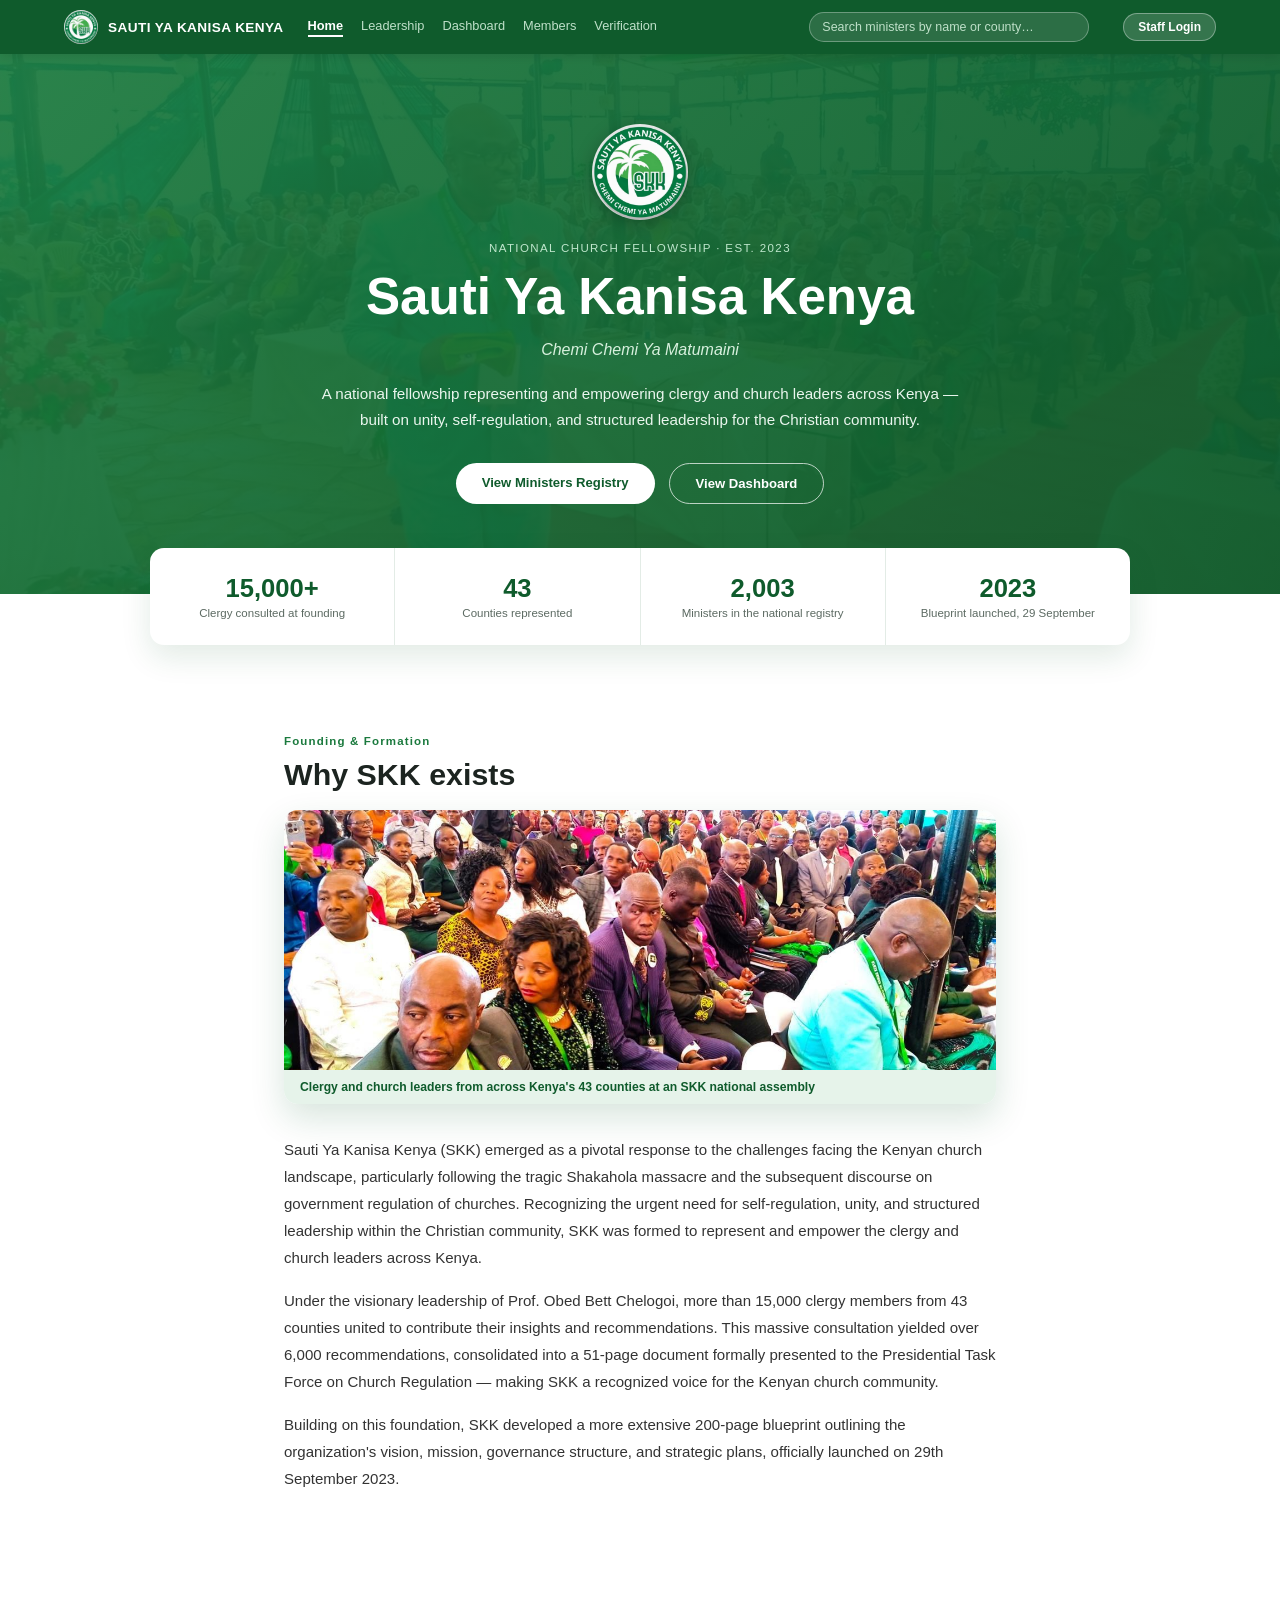
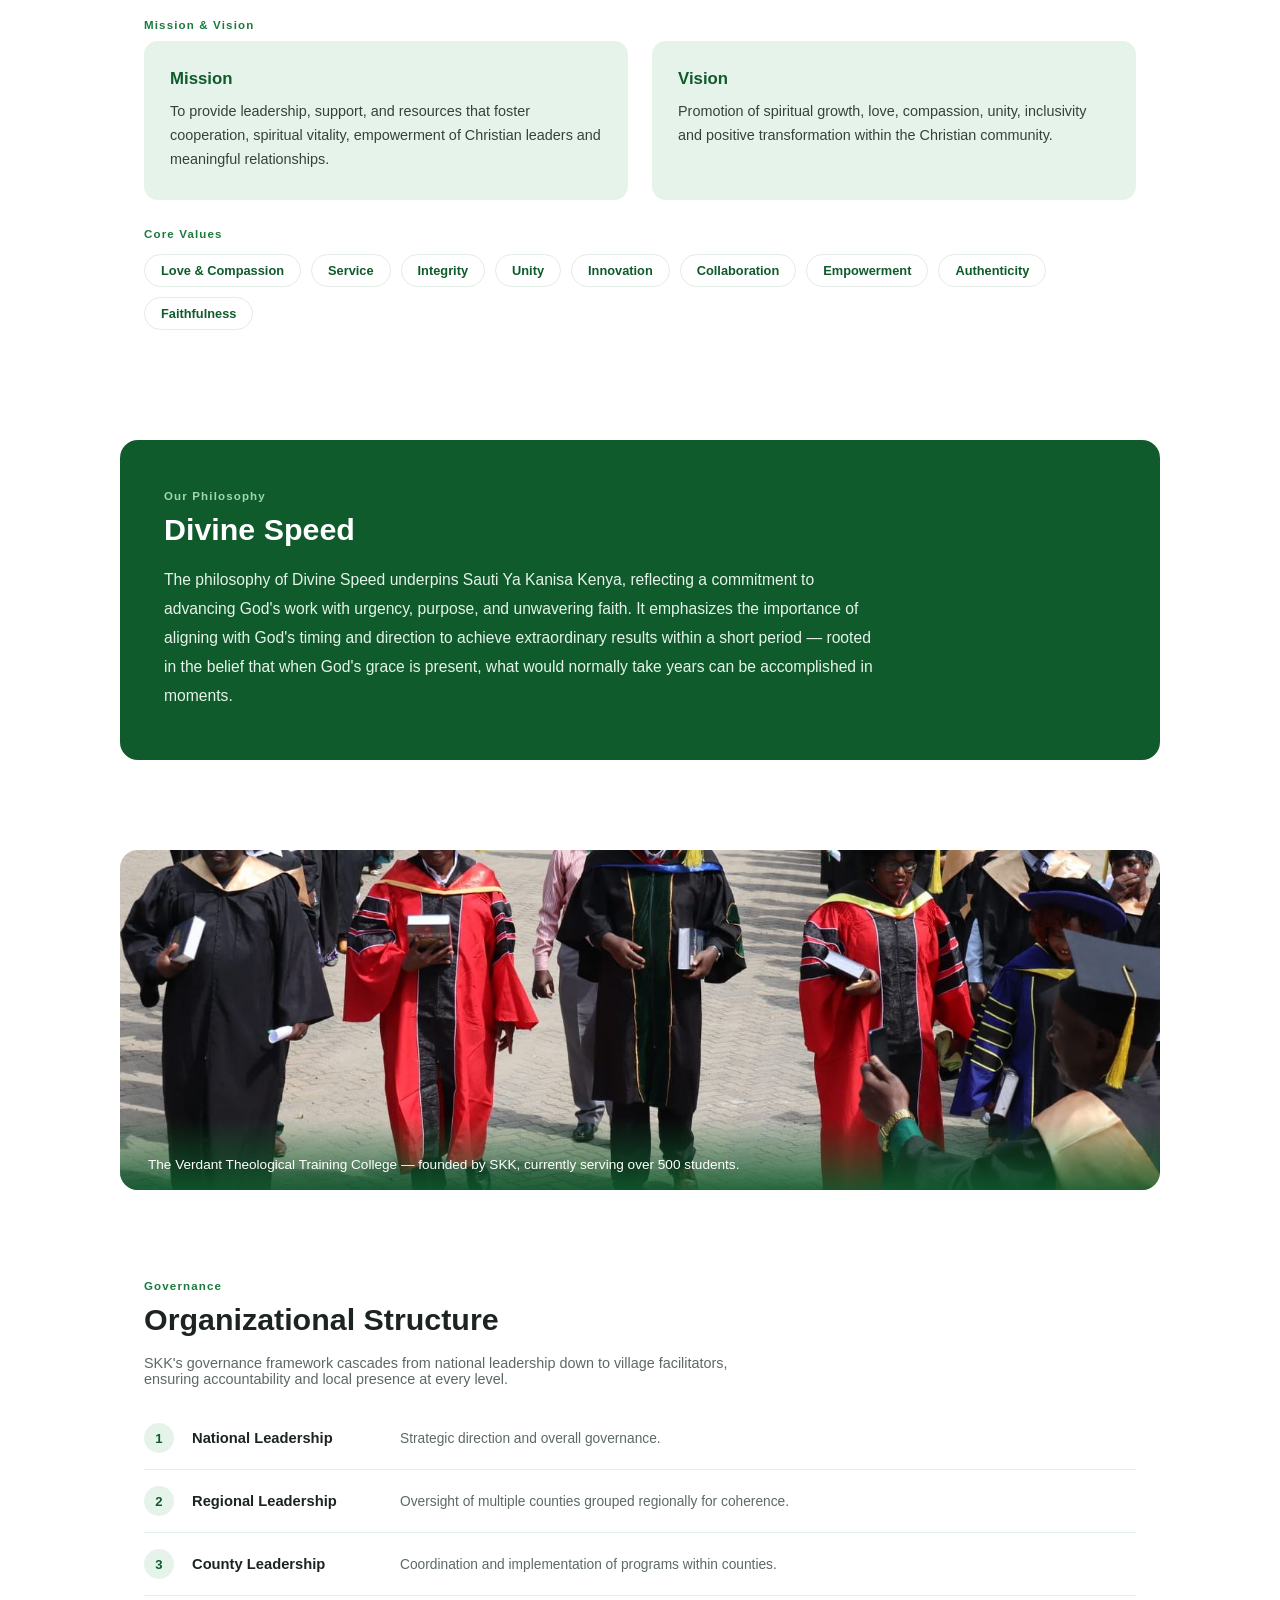
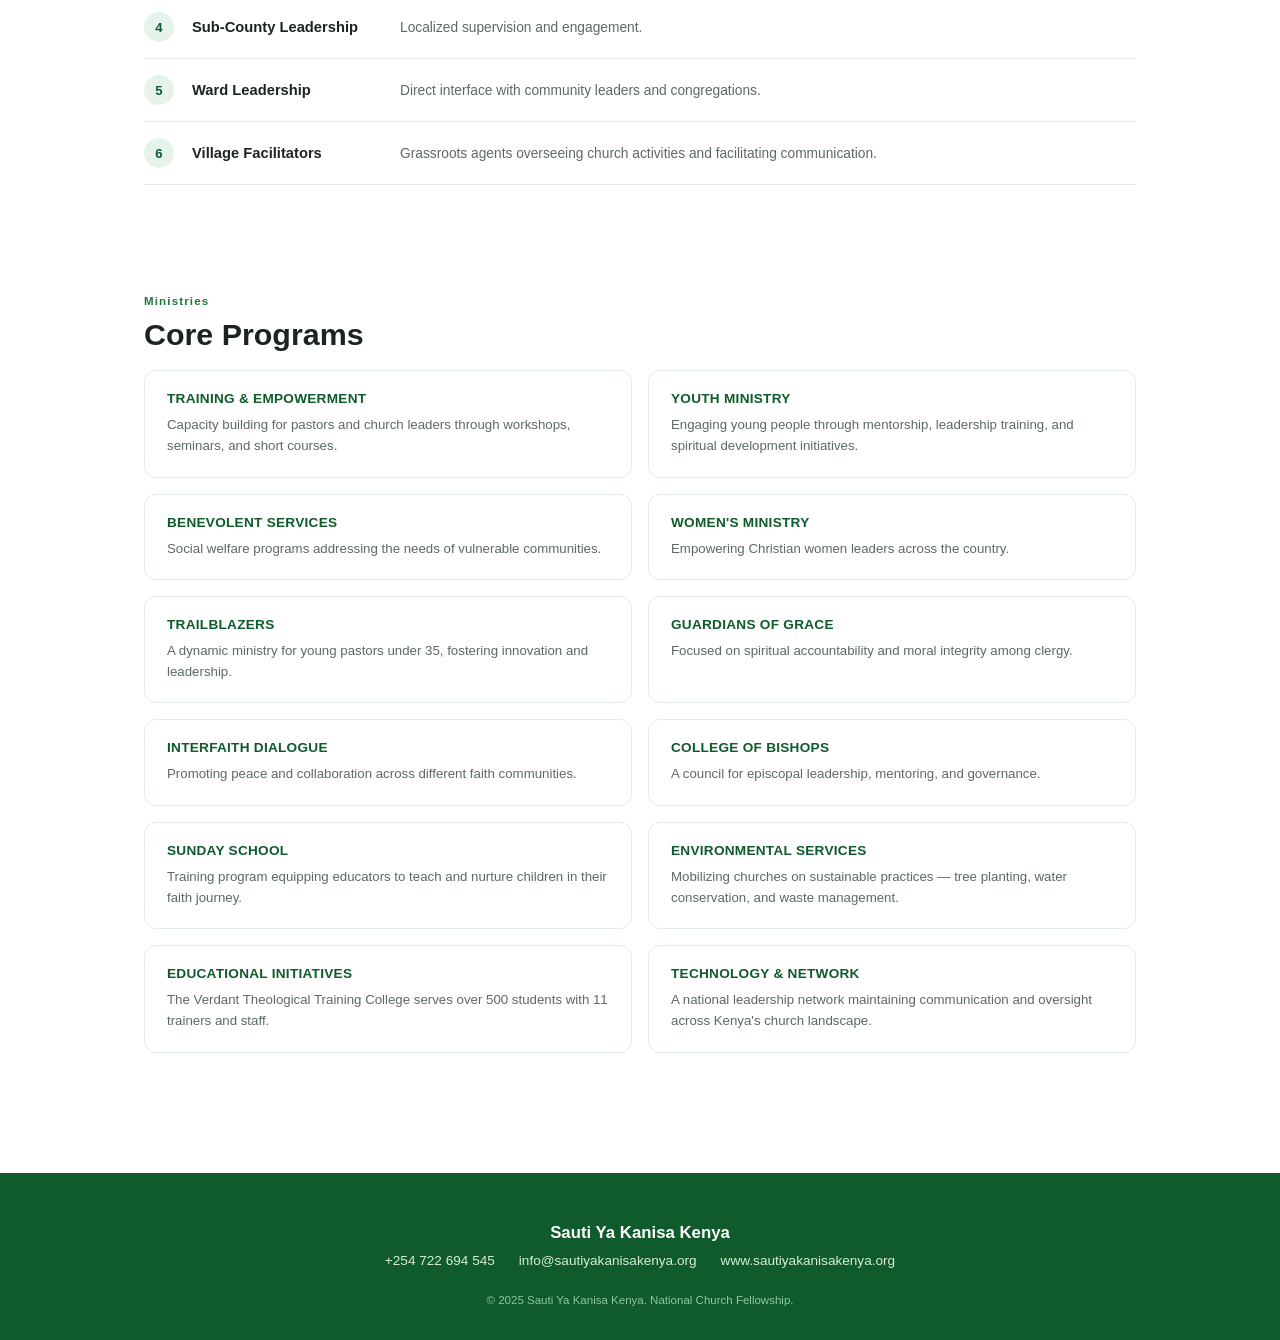
<file: index.html>
<!DOCTYPE html>
<html lang="en">
<head>
<meta charset="UTF-8">
<meta name="viewport" content="width=device-width, initial-scale=1.0">
<link rel="stylesheet" href="assets/site.css">
<title>Sauti Ya Kanisa Kenya — National Church Fellowship</title>
<style>
  :root {
    --green: #1b7a3e;
    --green-dark: #0f5b2c;
    --green-pale: #e6f3ea;
    --ink: #1c2420;
    --muted: #5c6a62;
    --bg: #ffffff;
    --border: #e3ece6;
  }
  * { box-sizing: border-box; margin: 0; padding: 0; }
  body { font-family: Arial, Helvetica, sans-serif; color: var(--ink); background: var(--bg); }
  a { color: inherit; }
  img { max-width: 100%; display: block; }

  /* Site nav injected separately below */

  /* Hero */
  .hero {
    background:
      linear-gradient(135deg, rgba(27,122,62,0.93) 0%, rgba(15,91,44,0.96) 100%),
      url('assets/event-president.jpg') center 30% / cover no-repeat;
    color: white;
    padding: 70px 24px 90px;
    text-align: center;
  }
  .hero .emblem {
    width: 96px; height: 96px;
    border-radius: 50%;
    margin: 0 auto 22px;
    display: flex; align-items: center; justify-content: center;
    font-weight: 900;
    font-size: 1.4rem;
    overflow: hidden;
    box-shadow: 0 4px 18px rgba(0,0,0,0.25);
  }
  .hero .emblem img {
    width: 100%; height: 100%;
    object-fit: cover;
    display: block;
  }
  .hero .kicker {
    font-size: 0.72rem;
    letter-spacing: 0.12em;
    color: #bfe6cc;
    margin-bottom: 14px;
  }
  .hero h1 {
    font-size: clamp(2rem, 5vw, 3.2rem);
    font-weight: 900;
    line-height: 1.15;
  }
  .hero .motto {
    margin-top: 14px;
    font-size: 1rem;
    font-style: italic;
    color: #d7f0dd;
  }
  .hero .lede {
    max-width: 640px;
    margin: 22px auto 0;
    font-size: 0.95rem;
    line-height: 1.7;
    color: #eaf6ee;
  }
  .hero-ctas { margin-top: 30px; display: flex; gap: 14px; justify-content: center; flex-wrap: wrap; }
  .hero-ctas a {
    text-decoration: none;
    font-size: 0.82rem;
    font-weight: 700;
    padding: 12px 26px;
    border-radius: 26px;
    transition: transform .15s ease, background .15s ease, box-shadow .15s ease;
    display: inline-block;
  }
  .cta-solid { background: white; color: var(--green-dark); }
  .cta-solid:hover { transform: translateY(-2px); box-shadow: 0 10px 22px rgba(0,0,0,0.22); }
  .cta-outline { border: 1.5px solid rgba(255,255,255,0.7); color: white; }
  .cta-outline:hover { background: rgba(255,255,255,0.14); transform: translateY(-2px); }

  /* Stat strip */
  .stat-strip {
    max-width: 980px;
    margin: -46px auto 0;
    background: white;
    border-radius: 14px;
    box-shadow: 0 12px 30px rgba(15,91,44,0.12);
    display: flex;
    flex-wrap: wrap;
    position: relative;
  }
  .stat-strip .stat {
    flex: 1;
    min-width: 150px;
    text-align: center;
    padding: 26px 16px;
    border-right: 1px solid var(--border);
  }
  .stat-strip .stat:last-child { border-right: none; }
  .stat-strip .num { font-size: 1.6rem; font-weight: 900; color: var(--green-dark); }
  .stat-strip .lbl { font-size: 0.72rem; color: var(--muted); margin-top: 4px; }

  section { padding: 90px 24px 20px; max-width: 1040px; margin: 0 auto; }
  section.narrow { max-width: 760px; }
  .eyebrow { font-size: 0.72rem; letter-spacing: 0.1em; color: var(--green); font-weight: 700; margin-bottom: 10px; }
  h2 { font-size: 1.9rem; font-weight: 900; margin-bottom: 18px; }

  /* Founding story */
  .story p { font-size: 0.94rem; line-height: 1.8; color: #333; margin-bottom: 16px; }
  .story-photo {
    margin: 0 0 32px;
    border-radius: 14px;
    overflow: hidden;
    box-shadow: 0 14px 34px rgba(15,91,44,0.16);
  }
  .story-photo img { width: 100%; height: 260px; object-fit: cover; display: block; }
  .story-photo .cap {
    background: var(--green-pale);
    color: var(--green-dark);
    font-size: 0.76rem;
    padding: 10px 16px;
    font-weight: 600;
  }

  /* Photo band */
  .photo-band {
    margin: 90px auto 0;
    max-width: 1040px;
    border-radius: 18px;
    overflow: hidden;
    position: relative;
  }
  .photo-band img { width: 100%; max-height: 340px; object-fit: cover; display: block; }
  .photo-band .band-cap {
    position: absolute; left: 0; right: 0; bottom: 0;
    background: linear-gradient(0deg, rgba(15,91,44,0.88) 0%, rgba(15,91,44,0) 100%);
    color: white;
    padding: 40px 28px 18px;
    font-size: 0.85rem;
  }

  /* Mission / vision */
  .mv-grid {
    display: grid;
    grid-template-columns: 1fr 1fr;
    gap: 24px;
    margin-top: 10px;
  }
  .mv-card {
    background: var(--green-pale);
    border-radius: 14px;
    padding: 28px 26px;
    transition: transform .18s ease, box-shadow .18s ease;
  }
  .mv-card:hover { transform: translateY(-4px); box-shadow: 0 14px 28px rgba(15,91,44,0.14); }
  .mv-card h3 { color: var(--green-dark); font-size: 1.05rem; margin-bottom: 10px; }
  .mv-card p { font-size: 0.9rem; line-height: 1.7; color: #34433a; }

  .values-wrap { margin-top: 28px; }
  .values-wrap .eyebrow { margin-bottom: 14px; }
  .values { display: flex; flex-wrap: wrap; gap: 10px; }
  .values span {
    background: white;
    border: 1px solid var(--border);
    border-radius: 20px;
    padding: 8px 16px;
    font-size: 0.8rem;
    color: var(--green-dark);
    font-weight: 600;
  }

  /* Philosophy */
  .philosophy {
    background: var(--green-dark);
    color: white;
    border-radius: 18px;
    padding: 50px 44px;
    margin: 90px auto 0;
    max-width: 1040px;
  }
  .philosophy .eyebrow { color: #9fd8af; }
  .philosophy h2 { color: white; }
  .philosophy p { font-size: 0.98rem; line-height: 1.85; color: #e6f3ea; max-width: 720px; }

  /* Org structure */
  .ladder { margin-top: 20px; display: flex; flex-direction: column; gap: 0; }
  .ladder-step {
    display: flex;
    align-items: center;
    gap: 18px;
    padding: 16px 0;
    border-bottom: 1px solid var(--border);
  }
  .ladder-step .tier-n {
    width: 30px; height: 30px;
    border-radius: 50%;
    background: var(--green-pale);
    color: var(--green-dark);
    font-weight: 800;
    font-size: 0.82rem;
    display: flex; align-items: center; justify-content: center;
    flex-shrink: 0;
  }
  .ladder-step .tier-name { font-weight: 700; font-size: 0.92rem; min-width: 190px; }
  .ladder-step .tier-desc { font-size: 0.86rem; color: var(--muted); }

  /* Programs */
  .programs-grid {
    display: grid;
    grid-template-columns: repeat(2, 1fr);
    gap: 16px;
    margin-top: 10px;
  }
  .program-card {
    border: 1px solid var(--border);
    border-radius: 12px;
    padding: 20px 22px;
    transition: transform .18s ease, box-shadow .18s ease, border-color .18s ease;
  }
  .program-card:hover {
    transform: translateY(-3px);
    box-shadow: 0 12px 26px rgba(15,91,44,0.12);
    border-color: var(--green);
  }
  .program-card h4 { font-size: 0.85rem; color: var(--green-dark); letter-spacing: 0.02em; margin-bottom: 8px; }
  .program-card p { font-size: 0.83rem; color: var(--muted); line-height: 1.6; }

  /* Footer */
  footer {
    margin-top: 100px;
    background: var(--green-dark);
    color: #d7ecdd;
    padding: 50px 24px 34px;
    text-align: center;
  }
  footer .foot-brand { color: white; font-weight: 800; font-size: 1.05rem; margin-bottom: 10px; }
  footer .foot-contact { font-size: 0.85rem; display: flex; gap: 24px; justify-content: center; flex-wrap: wrap; margin-top: 6px; }
  footer .foot-note { font-size: 0.72rem; color: #8fc79f; margin-top: 26px; }

  @media (max-width: 720px) {
    .mv-grid, .programs-grid { grid-template-columns: 1fr; }
    .stat-strip { margin: 24px auto 0; }
    section { padding: 60px 20px 10px; }
    .ladder-step { flex-direction: column; align-items: flex-start; gap: 6px; }
  }
</style>

</head>
<body>
<div class="skk-nav-bar">
  <div class="skk-nav-inner">
    <span class="skk-nav-brand"><img src="Logo.png" alt="SKK Logo" class="skk-nav-logo">SAUTI YA KANISA KENYA</span>
    <div class="skk-nav-links">
      <a href="index.html" class="active">Home</a><a href="SKK_Leadership_Page.html">Leadership</a><a href="SKK_Ministers_Dashboard.html">Dashboard</a><a href="SKK_Member_Registrations.html">Members</a><a href="SKK_Ministers_Verified_Pending.html">Verification</a>
    </div>
    <div class="skk-nav-search-wrap">
      <input type="text" id="skkNavSearch" class="skk-nav-search" placeholder="Search ministers by name or county&hellip;" autocomplete="off">
      <div id="skkNavResults" class="skk-nav-results"></div>
    </div>
    <div class="skk-nav-auth" id="skkNavAuth"></div>
  </div>
</div>
<script src="SKK_Search_Data.js"></script>
<script>
(function() {
  var input = document.getElementById('skkNavSearch');
  var resultsBox = document.getElementById('skkNavResults');
  if (!input || typeof SKK_INDEX === 'undefined') return;

  function render(query) {
    var q = query.trim().toLowerCase();
    if (q.length < 2) { resultsBox.classList.remove('open'); resultsBox.innerHTML=''; return; }
    var matches = SKK_INDEX.filter(function(r) {
      return r.n.toLowerCase().indexOf(q) !== -1 || r.c.toLowerCase().indexOf(q) !== -1;
    }).slice(0, 8);
    if (matches.length === 0) {
      resultsBox.innerHTML = '<div class="skk-nav-result-empty">No ministers matched &ldquo;' + query + '&rdquo;</div>';
    } else {
      resultsBox.innerHTML = matches.map(function(r) {
        var qEnc = encodeURIComponent(r.n);
        var label = r.s === 'Pending' ? 'Waiting Verification' : r.s;
        return '<div class="skk-nav-result-item">' +
          '<div class="skk-nav-result-name">' + r.n + '<span class="skk-nav-result-status ' + r.s + '">' + label + '</span></div>' +
          '<div class="skk-nav-result-meta">' + (r.c || 'County not recorded') + '</div>' +
          '<div class="skk-nav-result-links">' +
            '<a href="SKK_Member_Registrations.html?q=' + qEnc + '">View in Registrations</a>' +
            '<a href="SKK_Ministers_Verified_Pending.html?q=' + qEnc + '">View in Verification</a>' +
          '</div>' +
        '</div>';
      }).join('');
    }
    resultsBox.classList.add('open');
  }

  input.addEventListener('input', function() { render(input.value); });
  input.addEventListener('focus', function() { if (input.value.trim().length >= 2) render(input.value); });
  input.addEventListener('keydown', function(e) {
    if (e.key === 'Enter') {
      var q = encodeURIComponent(input.value.trim());
      if (q) window.location.href = 'SKK_Member_Registrations.html?q=' + q;
    }
  });
  document.addEventListener('click', function(e) {
    if (!resultsBox.contains(e.target) && e.target !== input) resultsBox.classList.remove('open');
  });
})();
</script>
<script src="assets/auth-nav.js"></script>

<div class="hero">
  <div class="emblem"><img src="Logo.png" alt="Sauti Ya Kanisa Kenya logo"></div>
  <div class="kicker">NATIONAL CHURCH FELLOWSHIP &middot; EST. 2023</div>
  <h1>Sauti Ya Kanisa Kenya</h1>
  <div class="motto">Chemi Chemi Ya Matumaini</div>
  <p class="lede">A national fellowship representing and empowering clergy and church leaders
  across Kenya — built on unity, self-regulation, and structured leadership for the Christian
  community.</p>
  <div class="hero-ctas">
    <a class="cta-solid" href="SKK_Member_Registrations.html">View Ministers Registry</a>
    <a class="cta-outline" href="SKK_Ministers_Dashboard.html">View Dashboard</a>
  </div>
</div>

<div class="stat-strip">
  <div class="stat"><div class="num">15,000+</div><div class="lbl">Clergy consulted at founding</div></div>
  <div class="stat"><div class="num">43</div><div class="lbl">Counties represented</div></div>
  <div class="stat"><div class="num">2,003</div><div class="lbl">Ministers in the national registry</div></div>
  <div class="stat"><div class="num">2023</div><div class="lbl">Blueprint launched, 29 September</div></div>
</div>

<section class="narrow story">
  <div class="eyebrow">Founding &amp; Formation</div>
  <h2>Why SKK exists</h2>
  <div class="story-photo">
    <img src="assets/event-audience.jpg" alt="Clergy and church leaders gathered at an SKK national assembly">
    <div class="cap">Clergy and church leaders from across Kenya's 43 counties at an SKK national assembly</div>
  </div>
  <p>Sauti Ya Kanisa Kenya (SKK) emerged as a pivotal response to the challenges facing the
  Kenyan church landscape, particularly following the tragic Shakahola massacre and the
  subsequent discourse on government regulation of churches. Recognizing the urgent need for
  self-regulation, unity, and structured leadership within the Christian community, SKK was formed
  to represent and empower the clergy and church leaders across Kenya.</p>
  <p>Under the visionary leadership of Prof. Obed Bett Chelogoi, more than 15,000 clergy members
  from 43 counties united to contribute their insights and recommendations. This massive
  consultation yielded over 6,000 recommendations, consolidated into a 51-page document formally
  presented to the Presidential Task Force on Church Regulation — making SKK a recognized voice
  for the Kenyan church community.</p>
  <p>Building on this foundation, SKK developed a more extensive 200-page blueprint outlining the
  organization's vision, mission, governance structure, and strategic plans, officially launched on
  29th September 2023.</p>
</section>

<section>
  <div class="eyebrow">Mission &amp; Vision</div>
  <div class="mv-grid">
    <div class="mv-card">
      <h3>Mission</h3>
      <p>To provide leadership, support, and resources that foster cooperation, spiritual vitality,
      empowerment of Christian leaders and meaningful relationships.</p>
    </div>
    <div class="mv-card">
      <h3>Vision</h3>
      <p>Promotion of spiritual growth, love, compassion, unity, inclusivity and positive
      transformation within the Christian community.</p>
    </div>
  </div>
  <div class="values-wrap">
    <div class="eyebrow">Core Values</div>
    <div class="values">
      <span>Love &amp; Compassion</span><span>Service</span><span>Integrity</span><span>Unity</span>
      <span>Innovation</span><span>Collaboration</span><span>Empowerment</span>
      <span>Authenticity</span><span>Faithfulness</span>
    </div>
  </div>
</section>

<div class="philosophy">
  <div class="eyebrow">Our Philosophy</div>
  <h2>Divine Speed</h2>
  <p>The philosophy of Divine Speed underpins Sauti Ya Kanisa Kenya, reflecting a commitment to
  advancing God's work with urgency, purpose, and unwavering faith. It emphasizes the importance
  of aligning with God's timing and direction to achieve extraordinary results within a short period
  — rooted in the belief that when God's grace is present, what would normally take years can be
  accomplished in moments.</p>
</div>

<div class="photo-band">
  <img src="assets/graduation.jpg" alt="Graduates of the Verdant Theological Training College processing at commencement">
  <div class="band-cap">The Verdant Theological Training College &mdash; founded by SKK, currently serving over 500 students.</div>
</div>

<section>
  <div class="eyebrow">Governance</div>
  <h2>Organizational Structure</h2>
  <p style="font-size:0.9rem; color:var(--muted); max-width:640px; margin-bottom:8px;">
  SKK's governance framework cascades from national leadership down to village facilitators,
  ensuring accountability and local presence at every level.</p>
  <div class="ladder">
    <div class="ladder-step">
      <div class="tier-n">1</div><div class="tier-name">National Leadership</div>
      <div class="tier-desc">Strategic direction and overall governance.</div>
    </div>
    <div class="ladder-step">
      <div class="tier-n">2</div><div class="tier-name">Regional Leadership</div>
      <div class="tier-desc">Oversight of multiple counties grouped regionally for coherence.</div>
    </div>
    <div class="ladder-step">
      <div class="tier-n">3</div><div class="tier-name">County Leadership</div>
      <div class="tier-desc">Coordination and implementation of programs within counties.</div>
    </div>
    <div class="ladder-step">
      <div class="tier-n">4</div><div class="tier-name">Sub-County Leadership</div>
      <div class="tier-desc">Localized supervision and engagement.</div>
    </div>
    <div class="ladder-step">
      <div class="tier-n">5</div><div class="tier-name">Ward Leadership</div>
      <div class="tier-desc">Direct interface with community leaders and congregations.</div>
    </div>
    <div class="ladder-step">
      <div class="tier-n">6</div><div class="tier-name">Village Facilitators</div>
      <div class="tier-desc">Grassroots agents overseeing church activities and facilitating communication.</div>
    </div>
  </div>
</section>

<section>
  <div class="eyebrow">Ministries</div>
  <h2>Core Programs</h2>
  <div class="programs-grid">
    <div class="program-card"><h4>TRAINING &amp; EMPOWERMENT</h4><p>Capacity building for pastors and church leaders through workshops, seminars, and short courses.</p></div>
    <div class="program-card"><h4>YOUTH MINISTRY</h4><p>Engaging young people through mentorship, leadership training, and spiritual development initiatives.</p></div>
    <div class="program-card"><h4>BENEVOLENT SERVICES</h4><p>Social welfare programs addressing the needs of vulnerable communities.</p></div>
    <div class="program-card"><h4>WOMEN'S MINISTRY</h4><p>Empowering Christian women leaders across the country.</p></div>
    <div class="program-card"><h4>TRAILBLAZERS</h4><p>A dynamic ministry for young pastors under 35, fostering innovation and leadership.</p></div>
    <div class="program-card"><h4>GUARDIANS OF GRACE</h4><p>Focused on spiritual accountability and moral integrity among clergy.</p></div>
    <div class="program-card"><h4>INTERFAITH DIALOGUE</h4><p>Promoting peace and collaboration across different faith communities.</p></div>
    <div class="program-card"><h4>COLLEGE OF BISHOPS</h4><p>A council for episcopal leadership, mentoring, and governance.</p></div>
    <div class="program-card"><h4>SUNDAY SCHOOL</h4><p>Training program equipping educators to teach and nurture children in their faith journey.</p></div>
    <div class="program-card"><h4>ENVIRONMENTAL SERVICES</h4><p>Mobilizing churches on sustainable practices — tree planting, water conservation, and waste management.</p></div>
    <div class="program-card"><h4>EDUCATIONAL INITIATIVES</h4><p>The Verdant Theological Training College serves over 500 students with 11 trainers and staff.</p></div>
    <div class="program-card"><h4>TECHNOLOGY &amp; NETWORK</h4><p>A national leadership network maintaining communication and oversight across Kenya's church landscape.</p></div>
  </div>
</section>

<footer>
  <div class="foot-brand">Sauti Ya Kanisa Kenya</div>
  <div class="foot-contact">
    <span>+254 722 694 545</span>
    <span>info@sautiyakanisakenya.org</span>
    <span>www.sautiyakanisakenya.org</span>
  </div>
  <div class="foot-note">&copy; 2025 Sauti Ya Kanisa Kenya. National Church Fellowship.</div>
</footer>

</body>
</html>
</file>
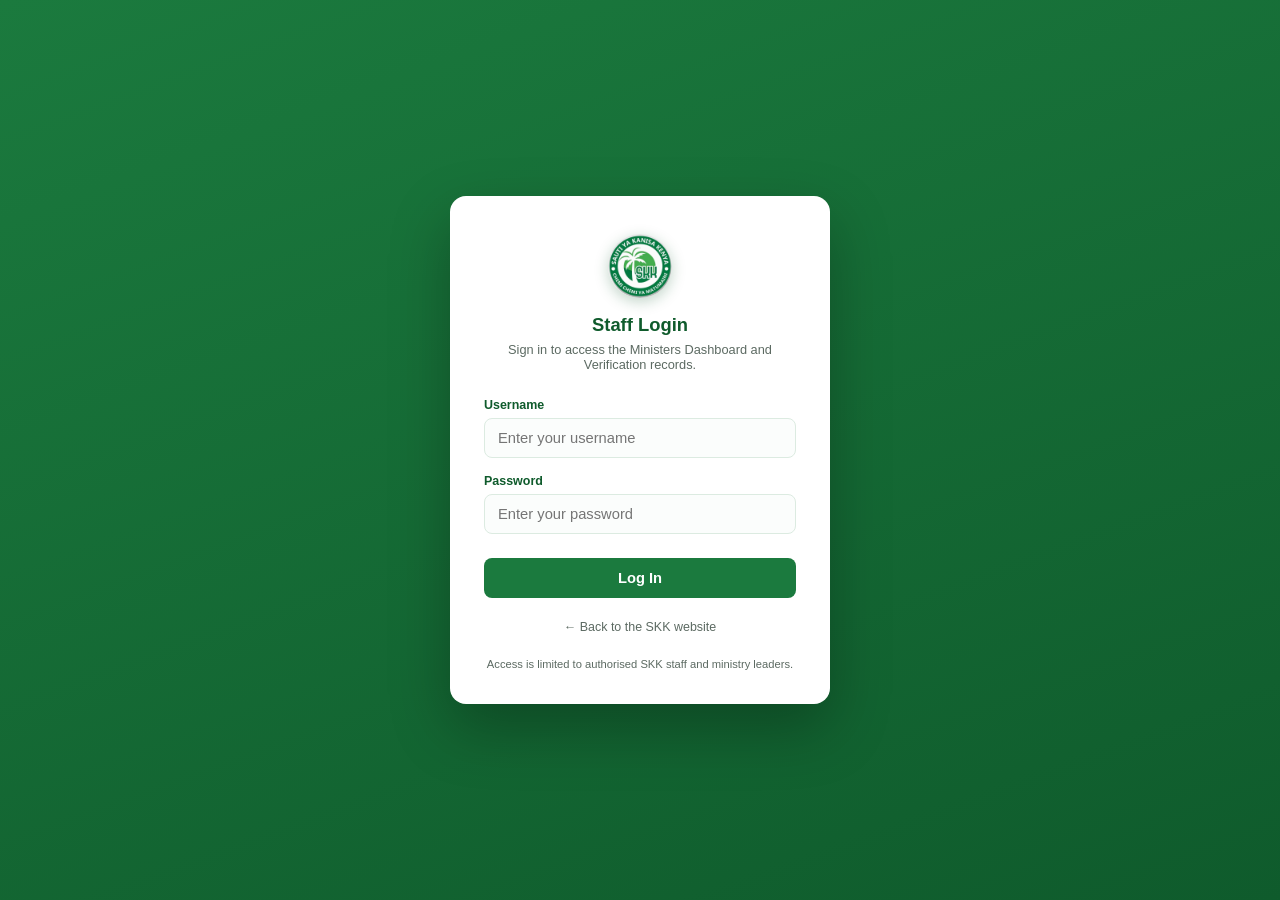
<file: login.html>
<!DOCTYPE html>
<html lang="en">
<head>
<meta charset="UTF-8">
<meta name="viewport" content="width=device-width, initial-scale=1.0">
<link rel="stylesheet" href="assets/site.css">
<title>Staff Login — Sauti Ya Kanisa Kenya</title>
<style>
  :root {
    --green: #1b7a3e;
    --green-dark: #0f5b2c;
    --green-pale: #e6f3ea;
    --ink: #1c2420;
    --muted: #5c6a62;
    --border: #dcebe1;
    --error: #b3261e;
  }
  * { box-sizing: border-box; margin: 0; padding: 0; }
  body {
    font-family: Arial, Helvetica, sans-serif;
    color: var(--ink);
    background: linear-gradient(160deg, var(--green) 0%, var(--green-dark) 100%);
    min-height: 100vh;
    display: flex;
    align-items: center;
    justify-content: center;
    padding: 24px;
  }
  .login-card {
    background: #fff;
    width: 100%;
    max-width: 380px;
    border-radius: 16px;
    padding: 38px 34px 32px;
    box-shadow: 0 24px 60px rgba(0,0,0,0.28);
    animation: rise .35s ease both;
  }
  @keyframes rise { from { opacity:0; transform: translateY(10px);} to {opacity:1; transform:none;} }
  .login-emblem {
    width: 64px; height: 64px;
    border-radius: 50%;
    margin: 0 auto 16px;
    overflow: hidden;
    box-shadow: 0 4px 14px rgba(15,91,44,0.25);
  }
  .login-emblem img { width: 100%; height: 100%; object-fit: cover; display: block; }
  h1 {
    text-align: center;
    font-size: 1.15rem;
    font-weight: 800;
    color: var(--green-dark);
  }
  .sub {
    text-align: center;
    font-size: 0.8rem;
    color: var(--muted);
    margin-top: 6px;
    margin-bottom: 26px;
  }
  label {
    display: block;
    font-size: 0.78rem;
    font-weight: 700;
    color: var(--green-dark);
    margin-bottom: 6px;
    margin-top: 16px;
  }
  input[type="text"], input[type="password"] {
    width: 100%;
    padding: 11px 13px;
    border: 1px solid var(--border);
    border-radius: 8px;
    font-size: 0.92rem;
    font-family: Arial, sans-serif;
    color: var(--ink);
    background: #fbfdfc;
    transition: border-color .15s, box-shadow .15s;
  }
  input:focus {
    outline: none;
    border-color: var(--green);
    box-shadow: 0 0 0 3px rgba(27,122,62,0.15);
  }
  .btn-login {
    width: 100%;
    margin-top: 24px;
    background: var(--green);
    color: #fff;
    border: none;
    padding: 12px;
    border-radius: 8px;
    font-size: 0.92rem;
    font-weight: 700;
    cursor: pointer;
    transition: background .15s, transform .1s;
  }
  .btn-login:hover { background: var(--green-dark); }
  .btn-login:active { transform: scale(0.98); }
  .error-msg {
    display: none;
    margin-top: 16px;
    background: #fdeceb;
    border: 1px solid #f3c6c2;
    color: var(--error);
    font-size: 0.8rem;
    padding: 9px 12px;
    border-radius: 8px;
  }
  .error-msg.show { display: block; }
  .back-link {
    display: block;
    text-align: center;
    margin-top: 22px;
    font-size: 0.78rem;
    color: var(--muted);
    text-decoration: none;
  }
  .back-link:hover { color: var(--green-dark); }
  .note {
    margin-top: 22px;
    font-size: 0.7rem;
    color: var(--muted);
    text-align: center;
    line-height: 1.5;
  }
</style>
</head>
<body>

<form class="login-card" id="loginForm" autocomplete="off">
  <div class="login-emblem"><img src="Logo.png" alt="SKK Logo"></div>
  <h1>Staff Login</h1>
  <p class="sub">Sign in to access the Ministers Dashboard and Verification records.</p>

  <label for="username">Username</label>
  <input type="text" id="username" name="username" placeholder="Enter your username" autocomplete="username" required>

  <label for="password">Password</label>
  <input type="password" id="password" name="password" placeholder="Enter your password" autocomplete="current-password" required>

  <div class="error-msg" id="errorMsg">Incorrect username or password. Please try again.</div>

  <button type="submit" class="btn-login">Log In</button>

  <a class="back-link" href="index.html">&larr; Back to the SKK website</a>
  <p class="note">Access is limited to authorised SKK staff and ministry leaders.</p>
</form>

<script src="assets/auth-config.js"></script>
<script>
(function () {
  var form = document.getElementById('loginForm');
  var errorMsg = document.getElementById('errorMsg');

  // If already logged in, skip straight to the intended page.
  try {
    if (sessionStorage.getItem('skk_auth') === 'granted') {
      redirectAfterLogin();
    }
  } catch (e) {}

  function redirectAfterLogin() {
    var params = new URLSearchParams(location.search);
    var target = params.get('redirect');
    location.href = target ? target : 'SKK_Ministers_Dashboard.html';
  }

  form.addEventListener('submit', function (e) {
    e.preventDefault();
    var u = document.getElementById('username').value.trim();
    var p = document.getElementById('password').value;
    var users = (typeof SKK_AUTH_USERS !== 'undefined') ? SKK_AUTH_USERS : [];
    var match = users.some(function (acct) {
      return acct.user.toLowerCase() === u.toLowerCase() && acct.pass === p;
    });
    if (match) {
      try {
        sessionStorage.setItem('skk_auth', 'granted');
        sessionStorage.setItem('skk_user', u);
      } catch (e) {}
      errorMsg.classList.remove('show');
      redirectAfterLogin();
    } else {
      errorMsg.classList.add('show');
    }
  });
})();
</script>

</body>
</html>
</file>
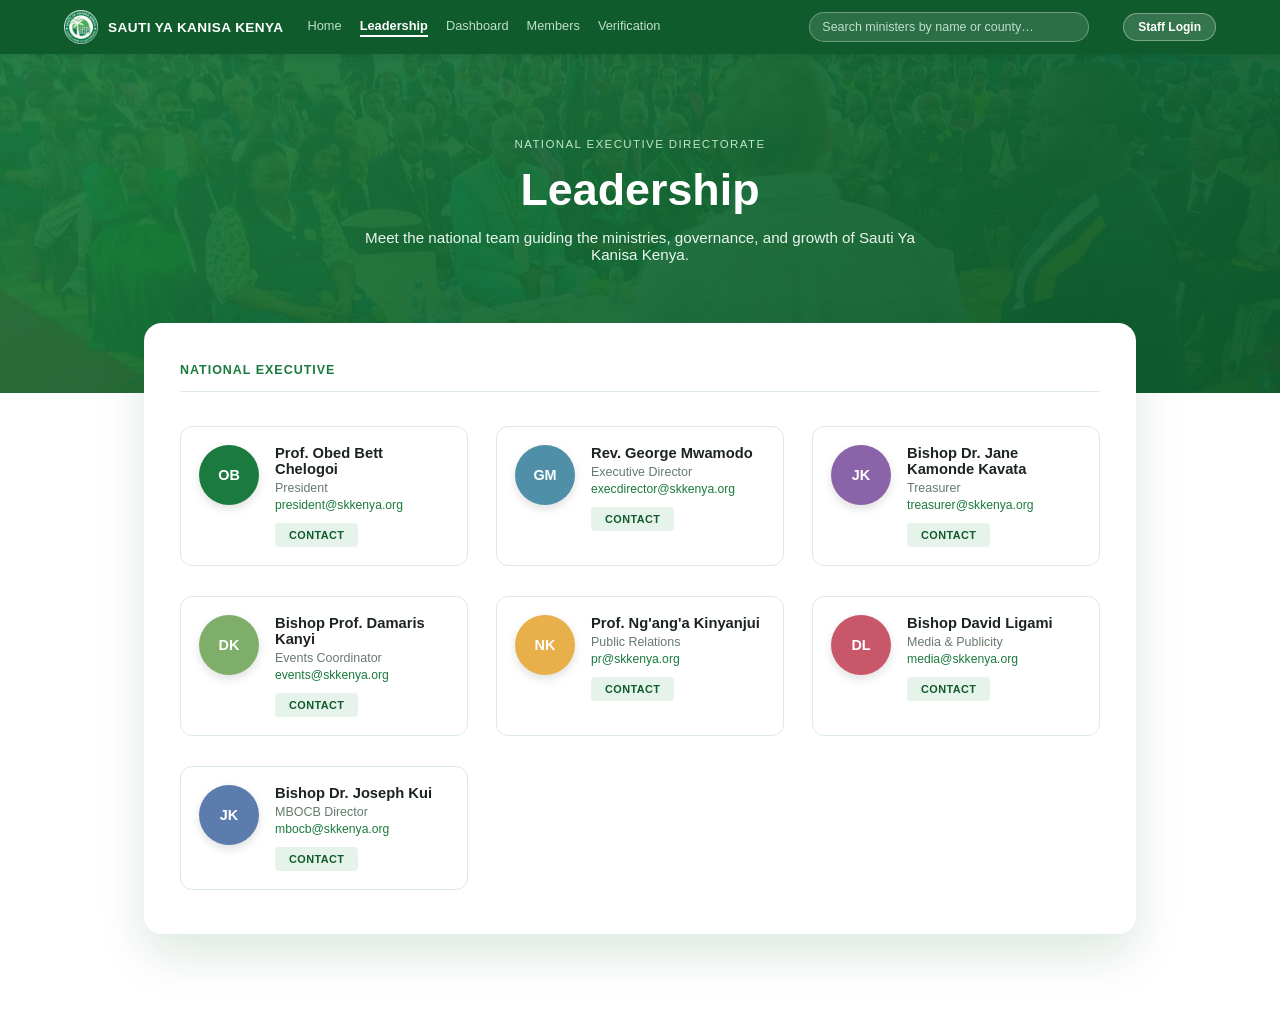
<file: SKK_Leadership_Page.html>
<!DOCTYPE html>
<html lang="en">
<head>
<meta charset="UTF-8">
<meta name="viewport" content="width=device-width, initial-scale=1.0">
<link rel="stylesheet" href="assets/site.css">
<title>Leadership — Sauti Ya Kanisa Kenya</title>
<style>
  :root {
    --green: #1b7a3e;
    --green-dark: #0f5b2c;
    --green-pale: #e6f3ea;
    --ink: #1c2420;
    --muted: #667a6d;
    --line: #dcebe1;
    --bg: #ffffff;
  }
  * { box-sizing: border-box; margin: 0; padding: 0; }
  body {
    font-family: Arial, Helvetica, sans-serif;
    color: var(--ink);
    background: var(--bg);
  }
  img { max-width: 100%; display: block; }

  /* Hero */
  .hero {
    position: relative;
    text-align: center;
    padding: 84px 20px 130px;
    color: #fff;
    background:
      linear-gradient(135deg, rgba(27,122,62,0.92) 0%, rgba(15,91,44,0.95) 100%),
      url('assets/event-leaders-seated.jpg') center 30% / cover no-repeat;
  }
  .hero .kicker { font-size: 0.72rem; letter-spacing: 0.12em; color: #bfe6cc; margin-bottom: 14px; }
  .hero h1 { font-size: clamp(2rem, 5vw, 2.8rem); font-weight: 900; }
  .hero p { margin-top: 14px; color: #eaf6ee; font-size: 0.95rem; max-width: 560px; margin-left: auto; margin-right: auto; }

  .section {
    max-width: 1040px;
    margin: -70px auto 0;
    padding: 0 24px 90px;
    position: relative;
  }
  .section-panel {
    background: #fff;
    border-radius: 18px;
    box-shadow: 0 20px 48px rgba(15,91,44,0.14);
    padding: 40px 36px 44px;
  }
  .section-title {
    font-size: 0.78rem;
    font-weight: 800;
    letter-spacing: 0.08em;
    text-transform: uppercase;
    color: var(--green);
    padding-bottom: 14px;
    border-bottom: 1px solid var(--line);
    margin-bottom: 34px;
  }
  .grid {
    display: grid;
    grid-template-columns: repeat(3, 1fr);
    gap: 30px 28px;
  }
  .person {
    display: flex;
    gap: 16px;
    padding: 18px;
    border-radius: 12px;
    border: 1px solid var(--line);
    transition: transform .18s ease, box-shadow .18s ease, border-color .18s ease;
  }
  .person:hover {
    transform: translateY(-3px);
    box-shadow: 0 14px 28px rgba(15,91,44,0.12);
    border-color: var(--green);
  }
  .avatar {
    width: 60px; height: 60px;
    border-radius: 50%;
    flex-shrink: 0;
    display: flex; align-items: center; justify-content: center;
    color: white; font-weight: 700; font-size: 0.9rem;
    box-shadow: 0 4px 10px rgba(0,0,0,0.12);
  }
  .person-info .name { font-weight: 700; font-size: 0.92rem; color: var(--ink); }
  .person-info .title { color: var(--muted); font-size: 0.78rem; margin-top: 4px; }
  .person-info .email { color: var(--green); font-size: 0.76rem; margin-top: 2px; text-decoration: none; }
  .person-info .email:hover { text-decoration: underline; }
  .view-btn {
    margin-top: 10px;
    display: inline-block;
    background: var(--green-pale);
    border-radius: 4px;
    font-size: 0.68rem;
    font-weight: 700;
    letter-spacing: 0.04em;
    padding: 6px 14px;
    color: var(--green-dark);
    text-decoration: none;
    transition: background .15s ease;
  }
  .view-btn:hover { background: var(--green); color: #fff; }

  @media (max-width: 800px) {
    .grid { grid-template-columns: repeat(2, 1fr); }
    .section-panel { padding: 32px 24px 36px; }
  }
  @media (max-width: 520px) {
    .grid { grid-template-columns: 1fr; }
  }
</style>

</head>
<body>
<div class="skk-nav-bar">
  <div class="skk-nav-inner">
    <span class="skk-nav-brand"><img src="Logo.png" alt="SKK Logo" class="skk-nav-logo">SAUTI YA KANISA KENYA</span>
    <div class="skk-nav-links">
      <a href="index.html">Home</a><a href="SKK_Leadership_Page.html" class="active">Leadership</a><a href="SKK_Ministers_Dashboard.html">Dashboard</a><a href="SKK_Member_Registrations.html">Members</a><a href="SKK_Ministers_Verified_Pending.html">Verification</a>
    </div>
    <div class="skk-nav-search-wrap">
      <input type="text" id="skkNavSearch" class="skk-nav-search" placeholder="Search ministers by name or county&hellip;" autocomplete="off">
      <div id="skkNavResults" class="skk-nav-results"></div>
    </div>
    <div class="skk-nav-auth" id="skkNavAuth"></div>
  </div>
</div>
<script src="SKK_Search_Data.js"></script>
<script>
(function() {
  var input = document.getElementById('skkNavSearch');
  var resultsBox = document.getElementById('skkNavResults');
  if (!input || typeof SKK_INDEX === 'undefined') return;

  function render(query) {
    var q = query.trim().toLowerCase();
    if (q.length < 2) { resultsBox.classList.remove('open'); resultsBox.innerHTML=''; return; }
    var matches = SKK_INDEX.filter(function(r) {
      return r.n.toLowerCase().indexOf(q) !== -1 || r.c.toLowerCase().indexOf(q) !== -1;
    }).slice(0, 8);
    if (matches.length === 0) {
      resultsBox.innerHTML = '<div class="skk-nav-result-empty">No ministers matched &ldquo;' + query + '&rdquo;</div>';
    } else {
      resultsBox.innerHTML = matches.map(function(r) {
        var qEnc = encodeURIComponent(r.n);
        var label = r.s === 'Pending' ? 'Waiting Verification' : r.s;
        return '<div class="skk-nav-result-item">' +
          '<div class="skk-nav-result-name">' + r.n + '<span class="skk-nav-result-status ' + r.s + '">' + label + '</span></div>' +
          '<div class="skk-nav-result-meta">' + (r.c || 'County not recorded') + '</div>' +
          '<div class="skk-nav-result-links">' +
            '<a href="SKK_Member_Registrations.html?q=' + qEnc + '">View in Registrations</a>' +
            '<a href="SKK_Ministers_Verified_Pending.html?q=' + qEnc + '">View in Verification</a>' +
          '</div>' +
        '</div>';
      }).join('');
    }
    resultsBox.classList.add('open');
  }

  input.addEventListener('input', function() { render(input.value); });
  input.addEventListener('focus', function() { if (input.value.trim().length >= 2) render(input.value); });
  input.addEventListener('keydown', function(e) {
    if (e.key === 'Enter') {
      var q = encodeURIComponent(input.value.trim());
      if (q) window.location.href = 'SKK_Member_Registrations.html?q=' + q;
    }
  });
  document.addEventListener('click', function(e) {
    if (!resultsBox.contains(e.target) && e.target !== input) resultsBox.classList.remove('open');
  });
})();
</script>
<script src="assets/auth-nav.js"></script>

<div class="hero">
  <div class="kicker">NATIONAL EXECUTIVE DIRECTORATE</div>
  <h1>Leadership</h1>
  <p>Meet the national team guiding the ministries, governance, and growth of Sauti Ya Kanisa Kenya.</p>
</div>

<div class="section">
  <div class="section-panel">
    <div class="section-title">National Executive</div>
    <div class="grid">

      <div class="person">
        <div class="avatar" style="background:#1b7a3e">OB</div>
        <div class="person-info">
          <div class="name">Prof. Obed Bett Chelogoi</div>
          <div class="title">President</div>
          <a class="email" href="mailto:president@skkenya.org">president@skkenya.org</a><br>
          <a class="view-btn" href="mailto:president@skkenya.org">CONTACT</a>
        </div>
      </div>

      <div class="person">
        <div class="avatar" style="background:#4f8fa8">GM</div>
        <div class="person-info">
          <div class="name">Rev. George Mwamodo</div>
          <div class="title">Executive Director</div>
          <a class="email" href="mailto:execdirector@skkenya.org">execdirector@skkenya.org</a><br>
          <a class="view-btn" href="mailto:execdirector@skkenya.org">CONTACT</a>
        </div>
      </div>

      <div class="person">
        <div class="avatar" style="background:#8a63a8">JK</div>
        <div class="person-info">
          <div class="name">Bishop Dr. Jane Kamonde Kavata</div>
          <div class="title">Treasurer</div>
          <a class="email" href="mailto:treasurer@skkenya.org">treasurer@skkenya.org</a><br>
          <a class="view-btn" href="mailto:treasurer@skkenya.org">CONTACT</a>
        </div>
      </div>

      <div class="person">
        <div class="avatar" style="background:#7fae6b">DK</div>
        <div class="person-info">
          <div class="name">Bishop Prof. Damaris Kanyi</div>
          <div class="title">Events Coordinator</div>
          <a class="email" href="mailto:events@skkenya.org">events@skkenya.org</a><br>
          <a class="view-btn" href="mailto:events@skkenya.org">CONTACT</a>
        </div>
      </div>

      <div class="person">
        <div class="avatar" style="background:#e8b04b">NK</div>
        <div class="person-info">
          <div class="name">Prof. Ng'ang'a Kinyanjui</div>
          <div class="title">Public Relations</div>
          <a class="email" href="mailto:pr@skkenya.org">pr@skkenya.org</a><br>
          <a class="view-btn" href="mailto:pr@skkenya.org">CONTACT</a>
        </div>
      </div>

      <div class="person">
        <div class="avatar" style="background:#c9576a">DL</div>
        <div class="person-info">
          <div class="name">Bishop David Ligami</div>
          <div class="title">Media &amp; Publicity</div>
          <a class="email" href="mailto:media@skkenya.org">media@skkenya.org</a><br>
          <a class="view-btn" href="mailto:media@skkenya.org">CONTACT</a>
        </div>
      </div>

      <div class="person">
        <div class="avatar" style="background:#5c7cae">JK</div>
        <div class="person-info">
          <div class="name">Bishop Dr. Joseph Kui</div>
          <div class="title">MBOCB Director</div>
          <a class="email" href="mailto:mbocb@skkenya.org">mbocb@skkenya.org</a><br>
          <a class="view-btn" href="mailto:mbocb@skkenya.org">CONTACT</a>
        </div>
      </div>

    </div>
  </div>
</div>

</body>
</html>
</file>
<file: assets/site.css>
/* ============================================================
   Sauti Ya Kanisa Kenya — shared site stylesheet
   Loaded by every page so the nav bar, colors, and basic look
   stay in sync. Page-specific layout still lives in each page's
   own <style> block; this file only owns things that must match
   everywhere.
   ============================================================ */

/* ---------- Brand tokens ---------- */
:root {
  --skk-green: #1b7a3e;
  --skk-green-dark: #0f5b2c;
  --skk-green-pale: #e6f3ea;
  --skk-ink: #1c2420;
  --skk-muted: #667a6d;
  --skk-line: #dcebe1;
}

/* ---------- Base polish ---------- */
* { box-sizing: border-box; }
body {
  -webkit-font-smoothing: antialiased;
  text-rendering: optimizeLegibility;
}
a { cursor: pointer; }
img { max-width: 100%; }

::selection {
  background: var(--skk-green);
  color: #fff;
}

/* Consistent, visible keyboard focus everywhere */
a:focus-visible,
button:focus-visible,
input:focus-visible,
[tabindex]:focus-visible {
  outline: 2px solid var(--skk-green);
  outline-offset: 2px;
}

/* Thin, brand-colored scrollbar (Chromium/WebKit) */
::-webkit-scrollbar { width: 10px; height: 10px; }
::-webkit-scrollbar-track { background: #f1f5f2; }
::-webkit-scrollbar-thumb { background: #b9d6c3; border-radius: 6px; }
::-webkit-scrollbar-thumb:hover { background: var(--skk-green); }

/* ---------- Shared top navigation ---------- */
.skk-nav-bar { background:#0f5b2c; font-family: Arial, Helvetica, sans-serif; position:relative; z-index:50; box-shadow: 0 2px 10px rgba(0,0,0,0.12); }
.skk-nav-inner { max-width:1200px; margin:0 auto; display:flex; align-items:center; gap:24px; padding:10px 24px; flex-wrap:wrap; }
.skk-nav-brand { display:flex; align-items:center; gap:10px; font-weight:700; font-size:0.85rem; letter-spacing:0.03em; color:#fff; white-space:nowrap; }
.skk-nav-logo { width:34px; height:34px; border-radius:50%; object-fit:cover; flex-shrink:0; background:rgba(255,255,255,0.15); }
.skk-nav-links { display:flex; gap:18px; flex-wrap:wrap; }
.skk-nav-links a { color:#bfe0c9; text-decoration:none; font-size:0.8rem; transition:color .15s ease; }
.skk-nav-links a.active { color:#fff; font-weight:700; border-bottom:2px solid #fff; padding-bottom:2px; }
.skk-nav-links a:hover { color:#fff; }
.skk-nav-search-wrap { position:relative; margin-left:auto; min-width:220px; flex:1; max-width:280px; }
.skk-nav-search {
  width:100%; padding:7px 12px; border-radius:16px; border:1px solid rgba(255,255,255,0.3);
  background:rgba(255,255,255,0.12); color:#fff; font-size:0.78rem; font-family:Arial, sans-serif;
  transition: background .15s ease, border-color .15s ease;
}
.skk-nav-search::placeholder { color:#bfe0c9; }
.skk-nav-search:focus { outline:none; background:rgba(255,255,255,0.2); border-color: rgba(255,255,255,0.55); }
.skk-nav-results {
  position:absolute; top:calc(100% + 8px); right:0; width:320px; max-height:360px; overflow-y:auto;
  background:#fff; border-radius:10px; box-shadow:0 10px 30px rgba(0,0,0,0.25); display:none; z-index:100;
}
.skk-nav-results.open { display:block; }
.skk-nav-result-item { padding:10px 14px; border-bottom:1px solid #eee; }
.skk-nav-result-item:last-child { border-bottom:none; }
.skk-nav-result-name { font-size:0.82rem; font-weight:700; color:#0f5b2c; }
.skk-nav-result-meta { font-size:0.72rem; color:#777; margin-top:2px; }
.skk-nav-result-links { margin-top:6px; display:flex; gap:10px; }
.skk-nav-result-links a { font-size:0.7rem; color:#0f5b2c; text-decoration:underline; }
.skk-nav-result-empty { padding:14px; font-size:0.78rem; color:#888; text-align:center; }
.skk-nav-result-status { display:inline-block; font-size:0.65rem; font-weight:700; padding:1px 8px; border-radius:10px; margin-left:6px; }
.skk-nav-result-status.Verified { background:#DCFCE7; color:#15803D; }
.skk-nav-result-status.Pending { background:#FEF3C7; color:#B45309; }

/* Login / Logout widget (populated by assets/auth-nav.js) */
.skk-nav-auth { display:flex; align-items:center; gap:10px; margin-left:10px; }
.skk-nav-login { color:#fff; background:rgba(255,255,255,0.16); border:1px solid rgba(255,255,255,0.35); border-radius:16px; padding:6px 14px; font-size:0.75rem; text-decoration:none; font-weight:600; transition:background .15s; white-space:nowrap; }
.skk-nav-login:hover { background:rgba(255,255,255,0.28); }
.skk-nav-user { color:#bfe0c9; font-size:0.75rem; white-space:nowrap; }
.skk-nav-logout { background:transparent; border:1px solid rgba(255,255,255,0.35); color:#fff; border-radius:16px; padding:6px 14px; font-size:0.75rem; font-weight:600; cursor:pointer; transition:background .15s; font-family:inherit; }
.skk-nav-logout:hover { background:rgba(255,255,255,0.18); }

@media (max-width:820px){
  .skk-nav-inner{flex-direction:column; align-items:flex-start;}
  .skk-nav-search-wrap{max-width:100%; margin-left:0;}
  .skk-nav-results{width:100%; right:auto; left:0;}
  .skk-nav-auth{margin-left:0;}
}

/* ---------- Small reusable utilities pages can opt into ---------- */
.skk-hover-lift { transition: transform .18s ease, box-shadow .18s ease; }
.skk-hover-lift:hover { transform: translateY(-3px); box-shadow: 0 14px 28px rgba(15,91,44,0.14); }

.skk-btn {
  display: inline-block;
  border-radius: 24px;
  padding: 10px 22px;
  font-size: 0.82rem;
  font-weight: 700;
  text-decoration: none;
  border: none;
  cursor: pointer;
  transition: background .15s ease, transform .12s ease, box-shadow .15s ease;
  font-family: Arial, Helvetica, sans-serif;
}
.skk-btn:active { transform: scale(0.97); }
.skk-btn-solid { background: var(--skk-green); color: #fff; }
.skk-btn-solid:hover { background: var(--skk-green-dark); box-shadow: 0 8px 18px rgba(15,91,44,0.22); }
.skk-btn-outline { background: transparent; color: var(--skk-green-dark); border: 1.5px solid var(--skk-green); }
.skk-btn-outline:hover { background: var(--skk-green-pale); }
</file>
